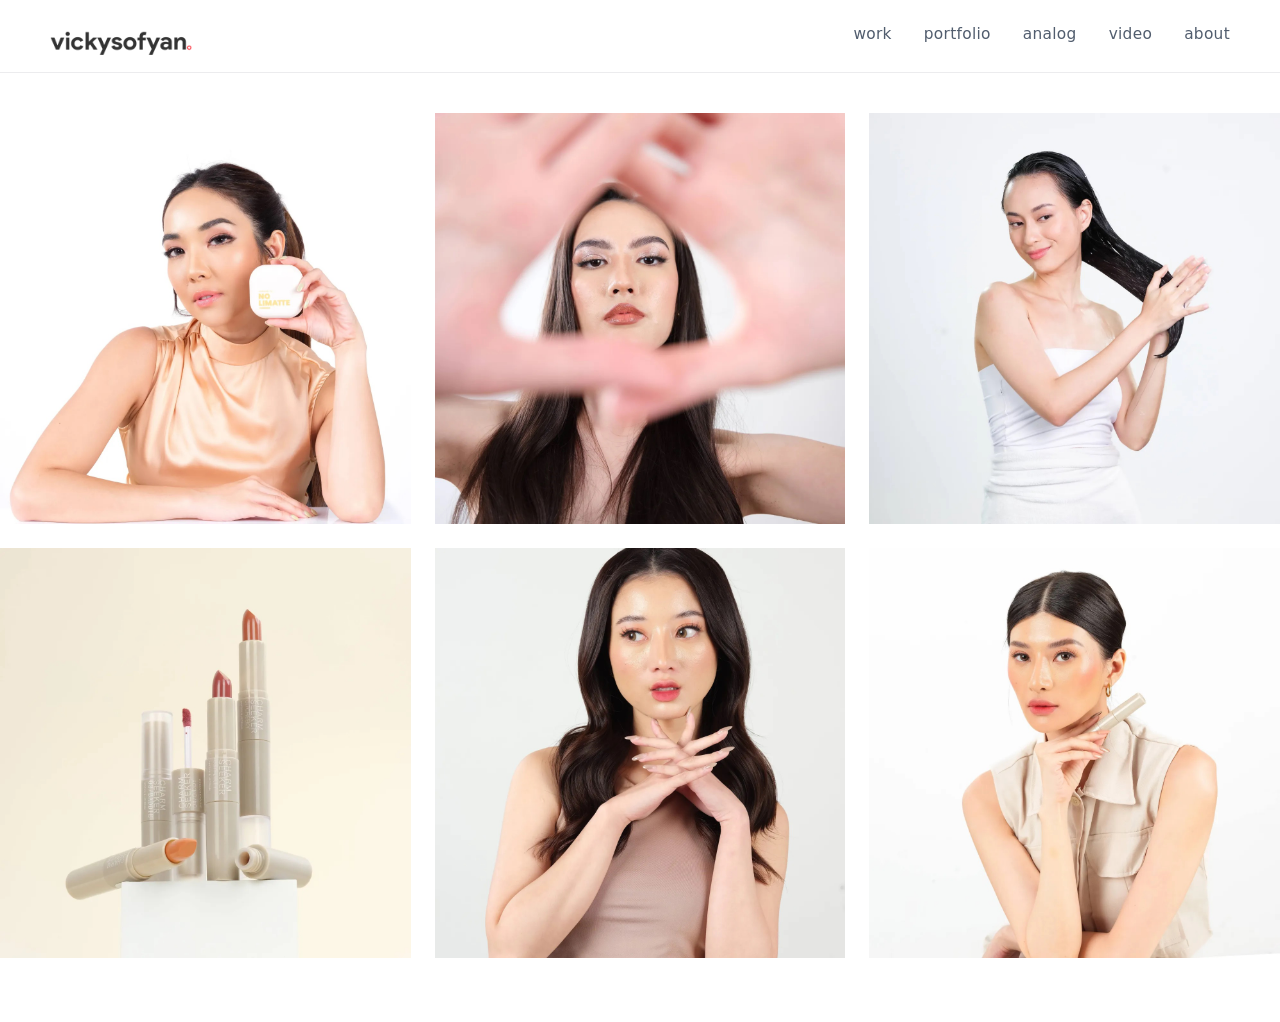
<file: index.html>
<!DOCTYPE html>
<html lang="en">
  <head>
    <meta charset="UTF-8" />
    <meta name="viewport" content="width=device-width, initial-scale=1.0" />
    <title>Work | Vicky Sofyan</title>
    <link rel="icon" href="favicon.svg" type="image/svg+xml" />
    <link rel="stylesheet" href="styles.css?v=3" />
  </head>
  <body>
    <header class="topbar">
      <div class="container topbar-inner">
        <a class="brand" href="index.html">
          <img class="brand-logo" src="images/cropped-vickysofyan-logo-8.png" alt="vickysofyan" />
        </a>
        <nav class="nav-links">
          <a href="work.html">work</a>
          <a href="portfolio.html">portfolio</a>
          <a href="analog.html">analog</a>
          <a href="video.html">video</a>
          <a href="about.html">about</a>
        </nav>
      </div>
    </header>

    <main class="main-content">
      <section class="portfolio-section">
        <div class="gallery-grid">
          <article class="gallery-card">
            <img src="images/img1.jpeg" alt="Portfolio image 1" class="portfolio-img" />
          </article>
          <article class="gallery-card">
            <img src="images/img2.jpeg" alt="Portfolio image 2" class="portfolio-img" />
          </article>
          <article class="gallery-card">
            <img src="images/img3.jpeg" alt="Portfolio image 3" class="portfolio-img" />
          </article>
          <article class="gallery-card">
            <img src="images/img4.jpeg" alt="Portfolio image 4" class="portfolio-img" />
          </article>
          <article class="gallery-card">
            <img src="images/img5.jpeg" alt="Portfolio image 5" class="portfolio-img" />
          </article>
          <article class="gallery-card">
            <img src="images/img6.jpeg" alt="Portfolio image 6" class="portfolio-img" />
          </article>
        </div>
      </section>
    </main>

    <script src="script.js?v=3"></script>
  </body>
</html>
</file>
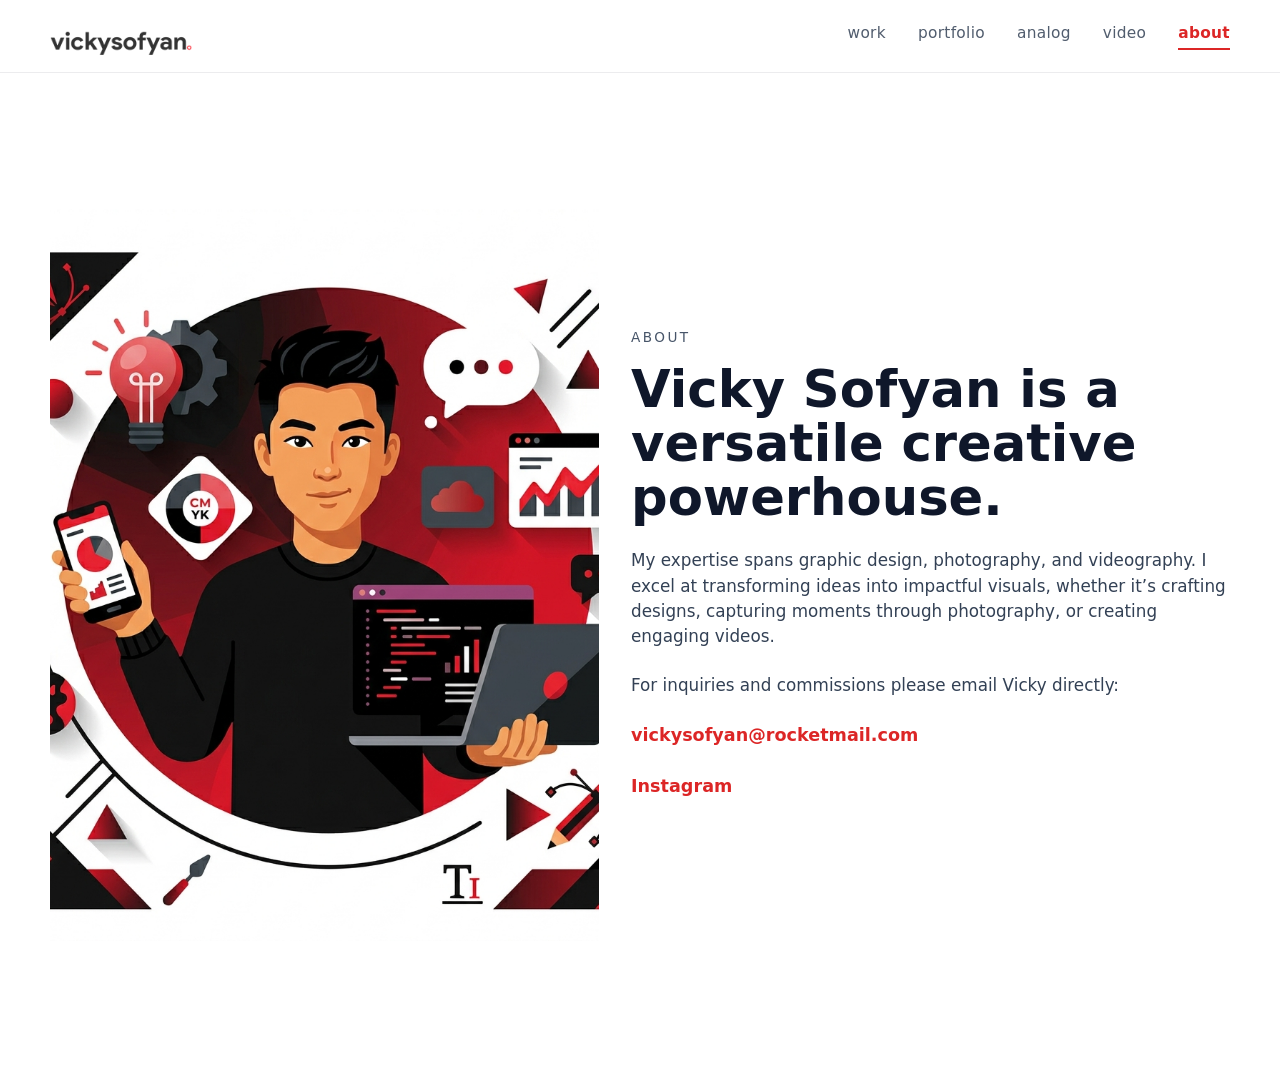
<file: about.html>
<!DOCTYPE html>
<html lang="en">
  <head>
    <meta charset="UTF-8" />
    <meta name="viewport" content="width=device-width, initial-scale=1.0" />
    <title>About | Vicky Sofyan</title>
    <link rel="icon" href="favicon.svg" type="image/svg+xml" />
    <link rel="stylesheet" href="styles.css?v=3" />
  </head>
  <body>
    <header class="topbar">
      <div class="container topbar-inner">
        <a class="brand" href="index.html">
          <img class="brand-logo" src="images/cropped-vickysofyan-logo-8.png" alt="vickysofyan" />
        </a>
        <nav class="nav-links">
          <a href="work.html">work</a>
          <a href="portfolio.html">portfolio</a>
          <a href="analog.html">analog</a>
          <a href="video.html">video</a>
          <a class="active" href="about.html">about</a>
        </nav>
      </div>
    </header>

    <main class="main-content about-page">
      <section class="about-section">
        <div class="container about-grid">
          <div class="about-media">
            <img src="images/about-photo.png" alt="Vicky Sofyan portrait" />
          </div>

          <div class="about-content">
            <p class="eyebrow">About</p>
            <h1>Vicky Sofyan is a versatile creative powerhouse.</h1>
            <p>My expertise spans graphic design, photography, and videography. I excel at transforming ideas into impactful visuals, whether it’s crafting designs, capturing moments through photography, or creating engaging videos.</p>
            <p>For inquiries and commissions please email Vicky directly:</p>
            <p class="contact-link"><a href="mailto:vickysofyan@rocketmail.com">vickysofyan@rocketmail.com</a></p>
            <p class="social-link"><a href="https://instagram.com/" target="_blank" rel="noreferrer">Instagram</a></p>
          </div>
        </div>
      </section>
    </main>

    <script src="script.js?v=3"></script>
  </body>
</html>
</file>
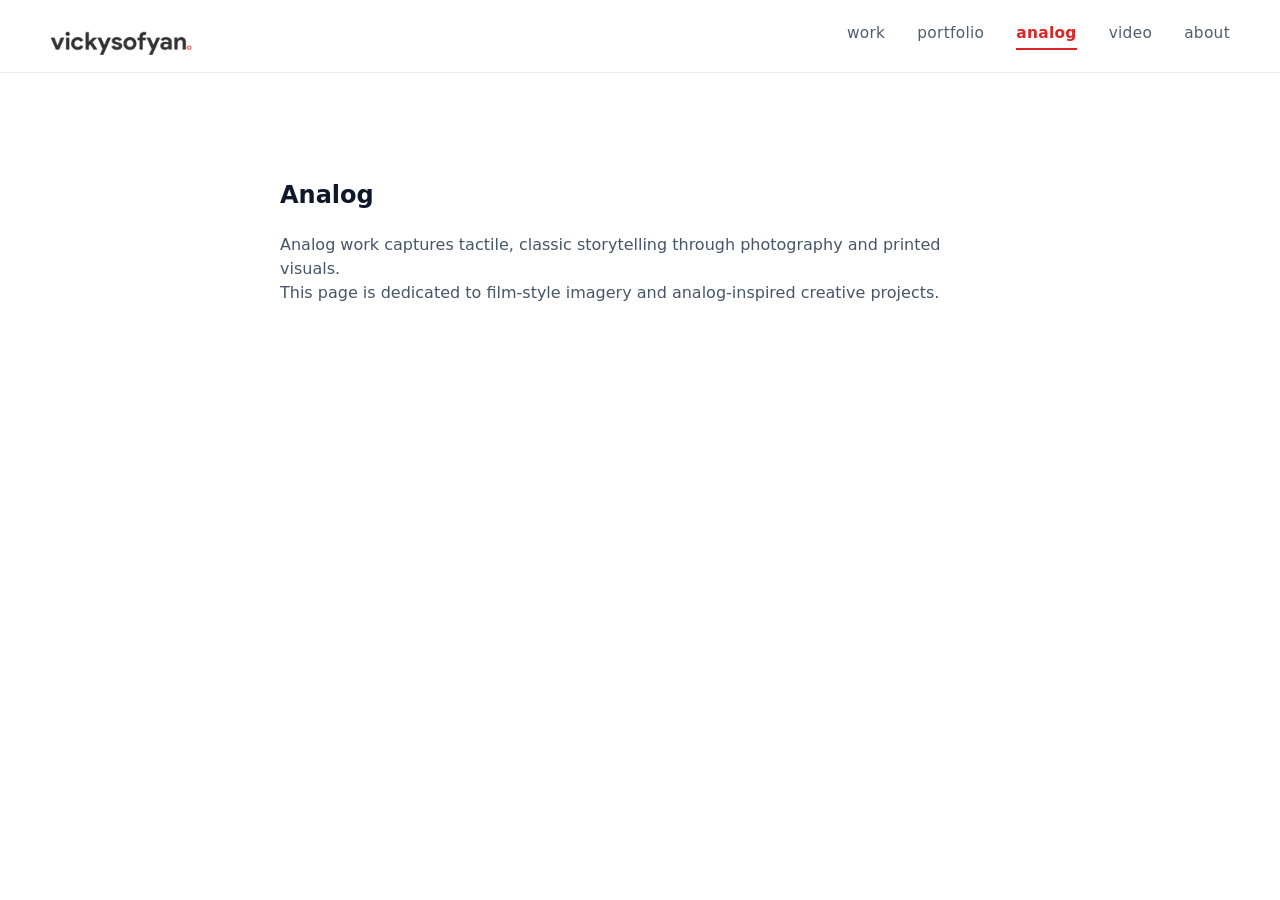
<file: analog.html>
<!DOCTYPE html>
<html lang="en">
  <head>
    <meta charset="UTF-8" />
    <meta name="viewport" content="width=device-width, initial-scale=1.0" />
    <title>Analog | Vicky Sofyan</title>
    <link rel="icon" href="favicon.svg" type="image/svg+xml" />
    <link rel="stylesheet" href="styles.css?v=3" />
  </head>
  <body>
    <header class="topbar">
      <div class="container topbar-inner">
        <a class="brand" href="index.html">
          <img class="brand-logo" src="images/cropped-vickysofyan-logo-8.png" alt="vickysofyan" />
        </a>
        <nav class="nav-links">
          <a href="work.html">work</a>
          <a href="portfolio.html">portfolio</a>
          <a class="active" href="analog.html">analog</a>
          <a href="video.html">video</a>
          <a href="about.html">about</a>
        </nav>
      </div>
    </header>

    <main class="main-content">
      <section class="about-section">
        <div class="container about-copy">
          <h1>Analog</h1>
          <p>Analog work captures tactile, classic storytelling through photography and printed visuals.</p>
          <p>This page is dedicated to film-style imagery and analog-inspired creative projects.</p>
        </div>
      </section>
    </main>

    <script src="script.js?v=3"></script>
  </body>
</html>
</file>
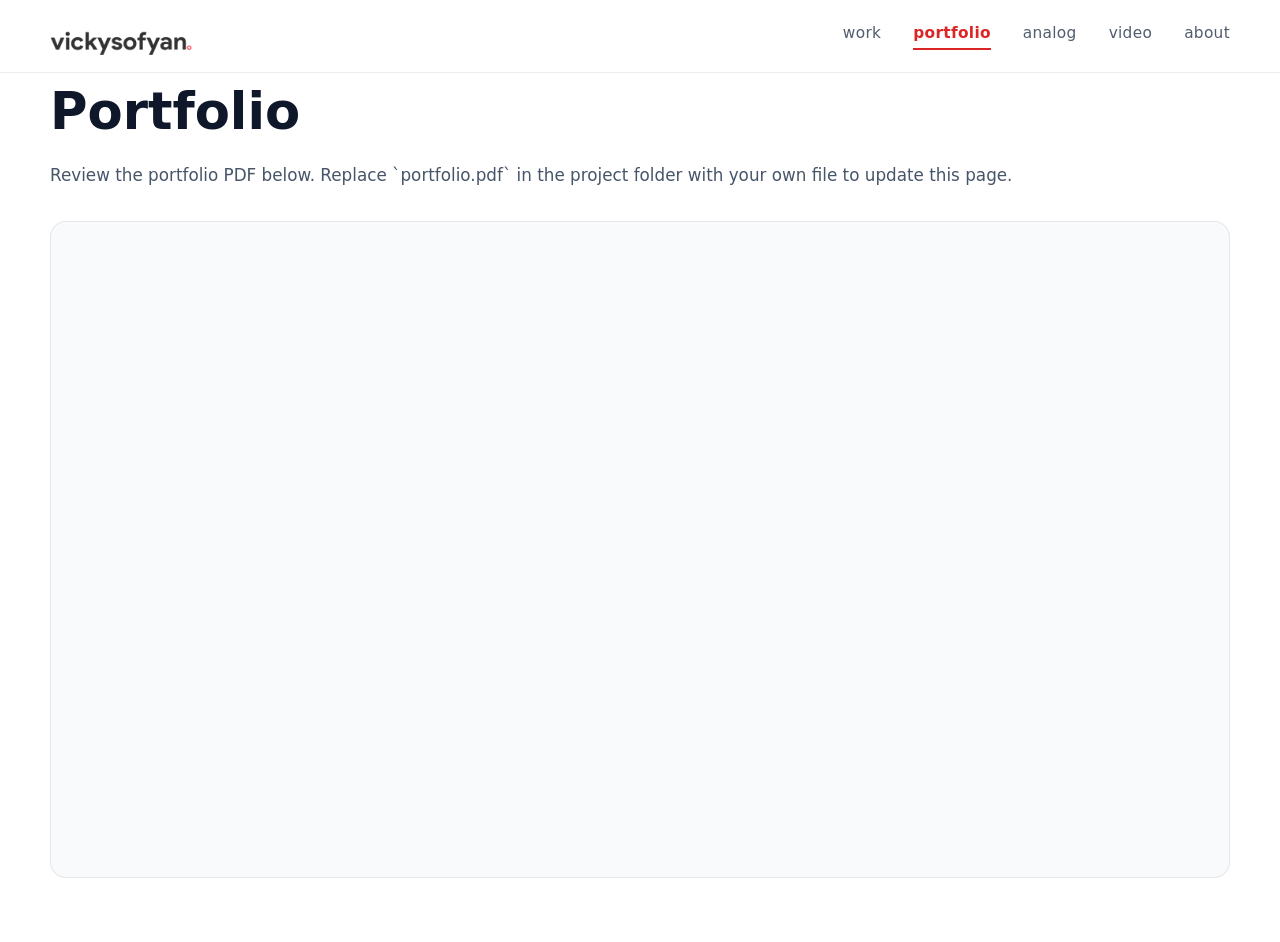
<file: portfolio.html>
<!DOCTYPE html>
<html lang="en">
  <head>
    <meta charset="UTF-8" />
    <meta name="viewport" content="width=device-width, initial-scale=1.0" />
    <title>Portfolio | Vicky Sofyan</title>
    <link rel="icon" href="favicon.svg" type="image/svg+xml" />
    <link rel="stylesheet" href="styles.css?v=3" />
  </head>
  <body>
    <header class="topbar">
      <div class="container topbar-inner">
        <a class="brand" href="index.html">
          <img class="brand-logo" src="images/cropped-vickysofyan-logo-8.png" alt="vickysofyan" />
        </a>
        <nav class="nav-links">
          <a href="work.html">work</a>
          <a class="active" href="portfolio.html">portfolio</a>
          <a href="analog.html">analog</a>
          <a href="video.html">video</a>
          <a href="about.html">about</a>
        </nav>
      </div>
    </header>

    <main class="main-content portfolio-page-main">
      <section class="pdf-section">
        <div class="container pdf-copy">
          <h1>Portfolio</h1>
          <p>Review the portfolio PDF below. Replace `portfolio.pdf` in the project folder with your own file to update this page.</p>
        </div>

        <div class="container pdf-frame-wrap">
          <iframe src="portfolio.pdf" class="pdf-frame" title="Portfolio PDF" aria-label="Portfolio PDF document"></iframe>
        </div>
      </section>
    </main>

    <script src="script.js?v=3"></script>
  </body>
</html>
</file>
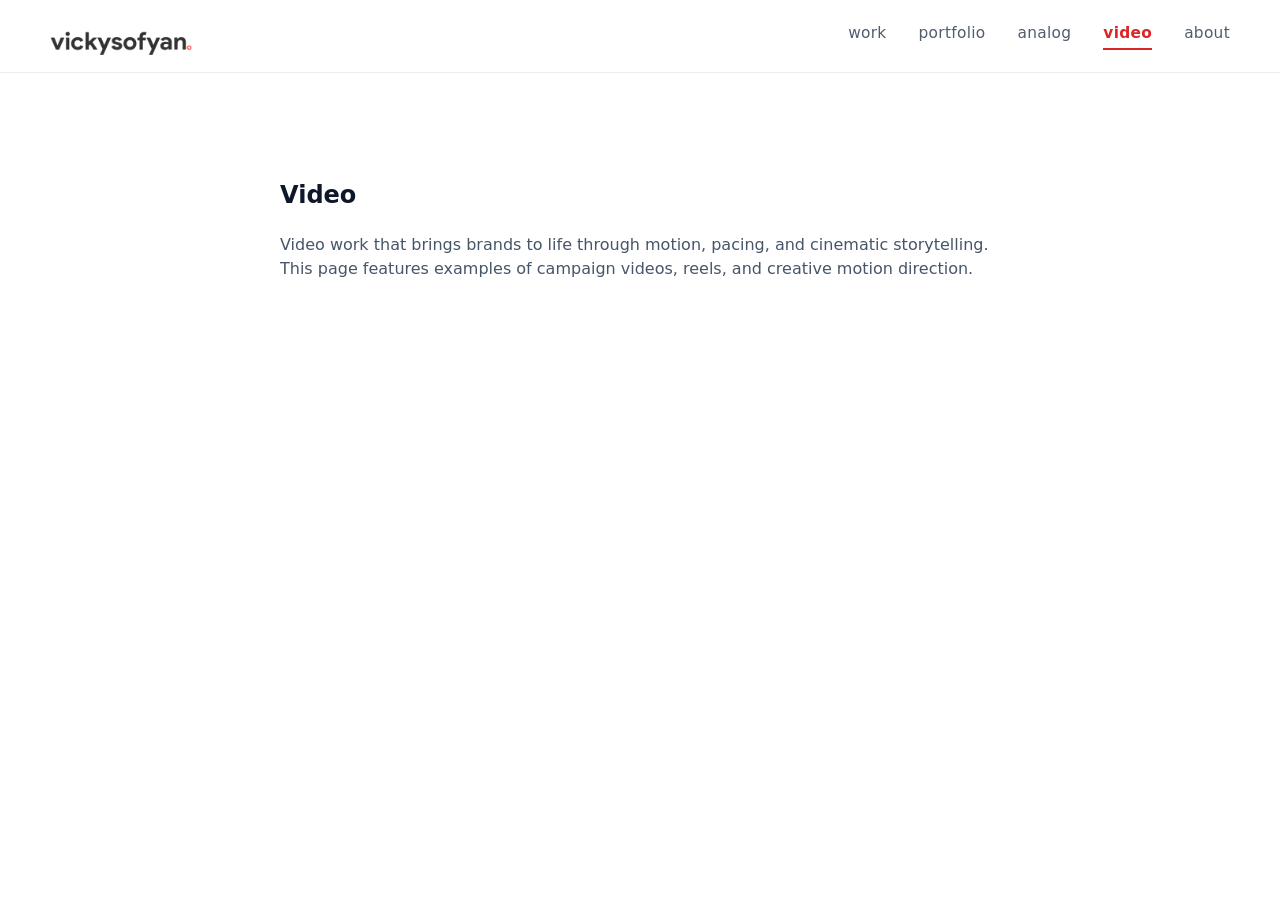
<file: video.html>
<!DOCTYPE html>
<html lang="en">
  <head>
    <meta charset="UTF-8" />
    <meta name="viewport" content="width=device-width, initial-scale=1.0" />
    <title>Video | Vicky Sofyan</title>
    <link rel="icon" href="favicon.svg" type="image/svg+xml" />
    <link rel="stylesheet" href="styles.css?v=3" />
  </head>
  <body>
    <header class="topbar">
      <div class="container topbar-inner">
        <a class="brand" href="index.html">
          <img class="brand-logo" src="images/cropped-vickysofyan-logo-8.png" alt="vickysofyan" />
        </a>
        <nav class="nav-links">
          <a href="work.html">work</a>
          <a href="portfolio.html">portfolio</a>
          <a href="analog.html">analog</a>
          <a class="active" href="video.html">video</a>
          <a href="about.html">about</a>
        </nav>
      </div>
    </header>

    <main class="main-content">
      <section class="about-section">
        <div class="container about-copy">
          <h1>Video</h1>
          <p>Video work that brings brands to life through motion, pacing, and cinematic storytelling.</p>
          <p>This page features examples of campaign videos, reels, and creative motion direction.</p>
        </div>
      </section>
    </main>

    <script src="script.js?v=3"></script>
  </body>
</html>
</file>
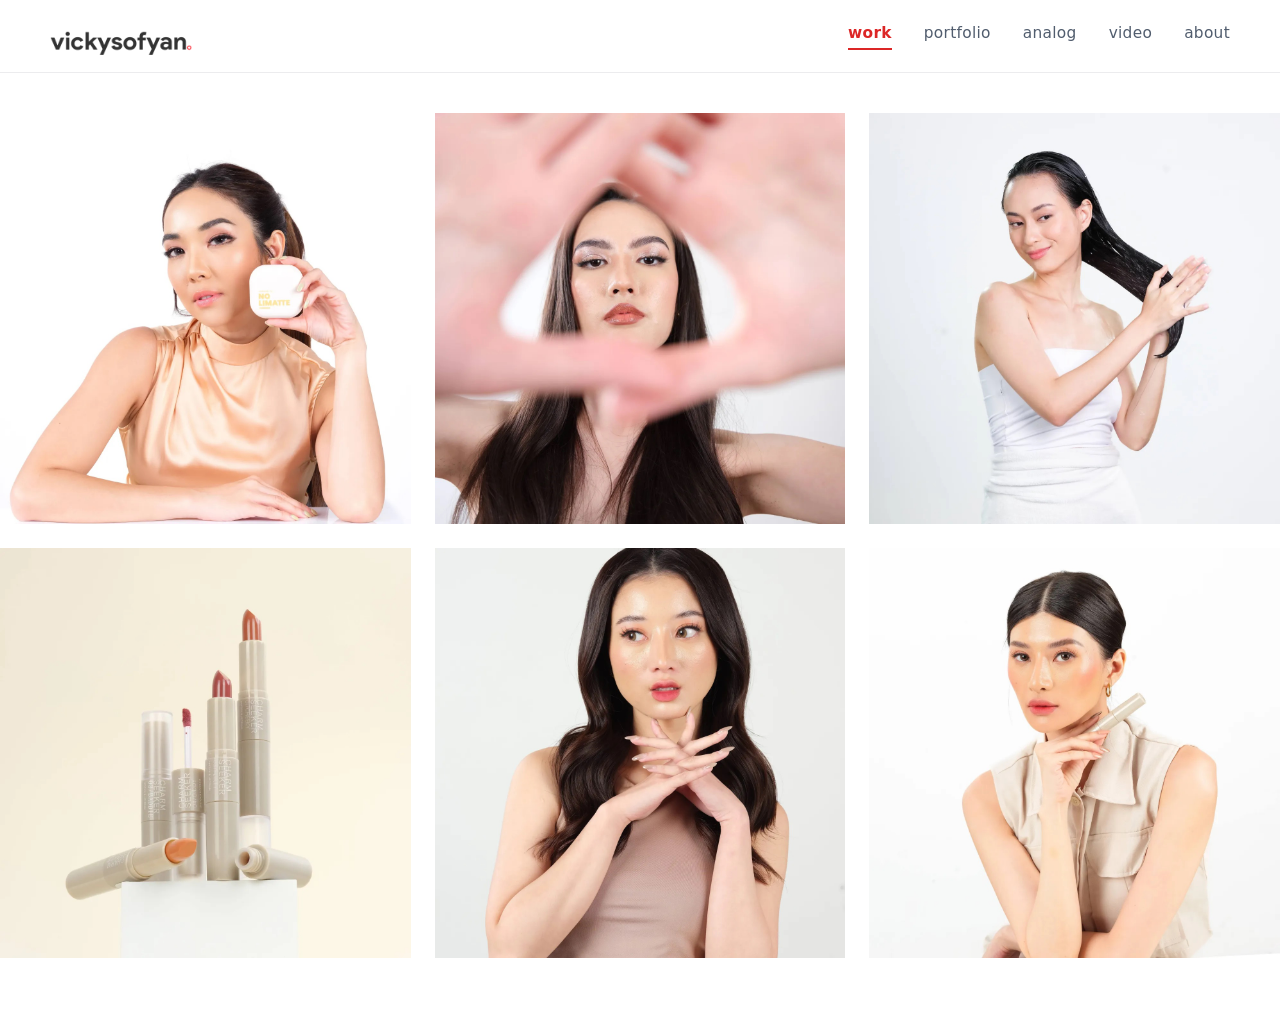
<file: work.html>
<!DOCTYPE html>
<html lang="en">
  <head>
    <meta charset="UTF-8" />
    <meta name="viewport" content="width=device-width, initial-scale=1.0" />
    <title>Work | Vicky Sofyan</title>
    <link rel="icon" href="favicon.svg" type="image/svg+xml" />
    <link rel="stylesheet" href="styles.css?v=3" />
  </head>
  <body>
    <header class="topbar">
      <div class="container topbar-inner">
        <a class="brand" href="index.html">
          <img class="brand-logo" src="images/cropped-vickysofyan-logo-8.png" alt="vickysofyan" />
        </a>
        <nav class="nav-links">
          <a class="active" href="work.html">work</a>
          <a href="portfolio.html">portfolio</a>
          <a href="analog.html">analog</a>
          <a href="video.html">video</a>
          <a href="about.html">about</a>
        </nav>
      </div>
    </header>

    <main class="main-content">
      <section class="portfolio-section">
        <div class="gallery-grid">
          <article class="gallery-card">
            <img src="images/img1.jpeg" alt="Portfolio image 1" class="portfolio-img" />
          </article>
          <article class="gallery-card">
            <img src="images/img2.jpeg" alt="Portfolio image 2" class="portfolio-img" />
          </article>
          <article class="gallery-card">
            <img src="images/img3.jpeg" alt="Portfolio image 3" class="portfolio-img" />
          </article>
          <article class="gallery-card">
            <img src="images/img4.jpeg" alt="Portfolio image 4" class="portfolio-img" />
          </article>
          <article class="gallery-card">
            <img src="images/img5.jpeg" alt="Portfolio image 5" class="portfolio-img" />
          </article>
          <article class="gallery-card">
            <img src="images/img6.jpeg" alt="Portfolio image 6" class="portfolio-img" />
          </article>
        </div>
      </section>
    </main>

    <script src="script.js?v=3"></script>
  </body>
</html>
</file>
<file: styles.css>
:root {
  color-scheme: light;
  color: #0f172a;
  background: #ffffff;
  font-family: Inter, system-ui, -apple-system, BlinkMacSystemFont, "Segoe UI", sans-serif;
  font-size: 16px;
  line-height: 1.5;
}

* {
  box-sizing: border-box;
}

html,
body {
  margin: 0;
  min-height: 100%;
}

body {
  background: #ffffff;
  color: #0f172a;
}

a {
  color: inherit;
  text-decoration: none;
}

button,
input,
textarea,
select {
  font: inherit;
}

.container {
  width: min(1180px, calc(100% - 2rem));
  margin: 0 auto;
}

.topbar {
  border-bottom: 1px solid rgba(15, 23, 42, 0.08);
  background: #ffffff;
  position: sticky;
  top: 0;
  z-index: 10;
}

.topbar-inner {
  display: flex;
  align-items: center;
  justify-content: space-between;
  min-height: 72px;
}

.brand {
  display: inline-flex;
  align-items: center;
  gap: 0;
}

.brand-logo {
  display: block;
  height: 3.3rem;
  width: auto;
}

.brand-dot {
  color: #dc2626;
  cursor: pointer;
}

.game-overlay {
  position: fixed;
  inset: 0;
  display: grid;
  place-items: center;
  background: rgba(0, 0, 0, 0.94);
  z-index: 9999;
  opacity: 0;
  pointer-events: none;
  transition: opacity 0.2s ease;
}

.game-overlay.active {
  opacity: 1;
  pointer-events: auto;
}

.game-panel {
  width: min(92vw, 760px);
  max-height: 92vh;
  background: #000;
  border: 1px solid rgba(255, 255, 255, 0.12);
  border-radius: 1rem;
  box-shadow: 0 36px 120px rgba(0, 0, 0, 0.6);
  overflow: hidden;
}

.game-header {
  display: flex;
  align-items: center;
  justify-content: space-between;
  gap: 1rem;
  padding: 1rem 1.25rem;
  border-bottom: 1px solid rgba(255, 255, 255, 0.08);
  background: #050505;
}

.game-header h2 {
  margin: 0;
  font-size: 1rem;
  font-weight: 700;
  letter-spacing: -0.03em;
  color: #f8fafc;
}

.game-close {
  border: none;
  background: transparent;
  color: #f8fafc;
  font-size: 1.1rem;
  cursor: pointer;
  font-weight: 700;
}

.game-canvas-wrap {
  position: relative;
  background: #000;
  padding: 1rem;
}

#game-canvas {
  display: block;
  width: 100%;
  height: auto;
  border-radius: 0.75rem;
  background: #000;
  box-shadow: inset 0 0 0 1px rgba(255, 255, 255, 0.08);
}

.game-info {
  display: flex;
  flex-wrap: wrap;
  justify-content: space-between;
  gap: 0.75rem;
  padding: 1rem 1.25rem 1.25rem;
  font-size: 0.95rem;
  color: #e5e7eb;
  background: #050505;
}

.game-message {
  color: #f8fafc;
  font-weight: 700;
}

@media (max-width: 760px) {
  .page-links-grid {
    grid-template-columns: repeat(2, minmax(0, 1fr));
  }
}

@media (max-width: 520px) {
  .game-panel {
    width: min(98vw, 98vw);
  }

  .page-links-grid {
    grid-template-columns: 1fr;
  }
}

.nav-links {
  display: flex;
  flex-wrap: wrap;
  gap: 2rem;
  font-size: 0.96rem;
  text-transform: lowercase;
  letter-spacing: 0.02em;
}

.nav-links a {
  color: #334155;
  opacity: 0.85;
  transition: opacity 0.2s ease, color 0.2s ease, border-color 0.2s ease;
  padding-bottom: 0.125rem;
}

.nav-links a:hover,
.nav-links a.active {
  color: #dc2626;
  opacity: 1;
}

.nav-links a.active {
  font-weight: 800;
  border-bottom: 2px solid #dc2626;
}

.main-content {
  padding: 2.5rem 0 4rem;
}

.main-content.portfolio-page-main {
  padding-top: 0;
}

.portfolio-section {
  padding-top: 0;
}

.portfolio-copy {
  max-width: 640px;
  margin-bottom: 2rem;
}

.portfolio-copy h1 {
  margin: 0 0 0.85rem;
  font-size: clamp(2.7rem, 4vw, 4rem);
  letter-spacing: -0.06em;
}

.portfolio-copy p {
  margin: 0;
  color: #475569;
  font-size: 1.05rem;
}

.hero-section {
  padding-top: 3rem;
  padding-bottom: 3rem;
}

.page-links-section {
  padding-top: 2rem;
}

.page-links-grid {
  display: grid;
  grid-template-columns: repeat(4, minmax(0, 1fr));
  gap: 1rem;
}

.page-link-card {
  display: flex;
  align-items: center;
  justify-content: center;
  min-height: 170px;
  background: #f8fafc;
  border: 1px solid rgba(15, 23, 42, 0.08);
  color: #0f172a;
  font-weight: 700;
  text-transform: uppercase;
  letter-spacing: 0.12em;
  transition: transform 0.25s ease, background 0.25s ease;
}

.page-link-card:hover {
  transform: translateY(-2px);
  background: #e2e8f0;
}

.gallery-grid {
  display: grid;
  grid-template-columns: repeat(3, minmax(0, 1fr));
  gap: 1.5rem;
}

.gallery-card {
  display: block;
  overflow: hidden;
  background: #f8fafc;
  aspect-ratio: 1 / 1;
}

.gallery-card img,
.portfolio-img {
  width: 100%;
  height: 100%;
  object-fit: cover;
  display: block;
  transition: transform 0.35s ease;
}

.gallery-card:hover img,
.gallery-card:hover .portfolio-img {
  transform: scale(1.05);
}

.image-1 {
  background-image: url("https://images.unsplash.com/photo-1524504388940-b1c1722653e1?auto=format&fit=crop&w=1200&q=80");
}

.image-2 {
  background-image: url("https://images.unsplash.com/photo-1491553895911-0055eca6402d?auto=format&fit=crop&w=1200&q=80");
}

.image-3 {
  background-image: url("https://images.unsplash.com/photo-1517841905240-472988babdf9?auto=format&fit=crop&w=1200&q=80");
}

.image-4 {
  background-image: url("https://images.unsplash.com/photo-1526045612212-70caf35c14df?auto=format&fit=crop&w=1200&q=80");
}

.image-5 {
  background-image: url("https://images.unsplash.com/photo-1512428559087-560fa5ceab42?auto=format&fit=crop&w=1200&q=80");
}

.image-6 {
  background-image: url("https://images.unsplash.com/photo-1500534314209-dbdcc1a0a76d?auto=format&fit=crop&w=1200&q=80");
}

.about-section {
  margin-top: 4rem;
  padding-bottom: 2rem;
}

.about-copy {
  max-width: 720px;
}

.about-copy h2 {
  margin: 0 0 1rem;
  font-size: clamp(2rem, 3vw, 2.8rem);
}

.about-copy p {
  margin: 0;
  color: #475569;
  font-size: 1rem;
}

.about-grid {
  display: grid;
  grid-template-columns: minmax(280px, 1.1fr) minmax(320px, 1.2fr);
  gap: 2rem;
  align-items: center;
  padding-top: 2rem;
  padding-bottom: 2rem;
}

.about-media img {
  width: 100%;
  height: 100%;
  object-fit: cover;
  display: block;
  aspect-ratio: 3 / 4;
}

.about-content {
  max-width: 760px;
}

.about-content .eyebrow {
  margin: 0 0 1rem;
  color: #475569;
  letter-spacing: 0.18em;
  text-transform: uppercase;
  font-size: 0.85rem;
}

.about-content h1 {
  margin: 0 0 1.5rem;
  font-size: clamp(2.8rem, 4vw, 4.4rem);
  line-height: 1.05;
}

.about-content p {
  margin: 0 0 1.5rem;
  color: #334155;
  font-size: 1.05rem;
}

.about-content .contact-link a,
.about-content .social-link a {
  color: #dc2626;
  font-size: 1.1rem;
  font-weight: 700;
  text-decoration: none;
}

.about-content .contact-link a:hover,
.about-content .social-link a:hover {
  text-decoration: underline;
}

@media (max-width: 980px) {
  .gallery-grid {
    grid-template-columns: repeat(2, minmax(0, 1fr));
  }
}

.pdf-frame-wrap {
  margin-top: 2rem;
  background: #f8fafc;
  border: 1px solid rgba(15, 23, 42, 0.08);
  border-radius: 1rem;
  overflow: hidden;
  min-height: 72vh;
}

.pdf-frame {
  width: 100%;
  min-height: 72vh;
  border: 0;
}

.pdf-copy h1 {
  margin: 0 0 0.85rem;
  font-size: clamp(2.7rem, 4vw, 4rem);
}

.pdf-copy p {
  margin: 0;
  color: #475569;
  font-size: 1.05rem;
}

@media (max-width: 640px) {
  .topbar-inner {
    flex-direction: column;
    align-items: flex-start;
    gap: 1rem;
  }

  .nav-links {
    gap: 1rem;
  }

  .gallery-grid {
    grid-template-columns: 1fr;
  }

  .portfolio-copy h1 {
    font-size: clamp(2.3rem, 7vw, 3rem);
  }
}
</file>
